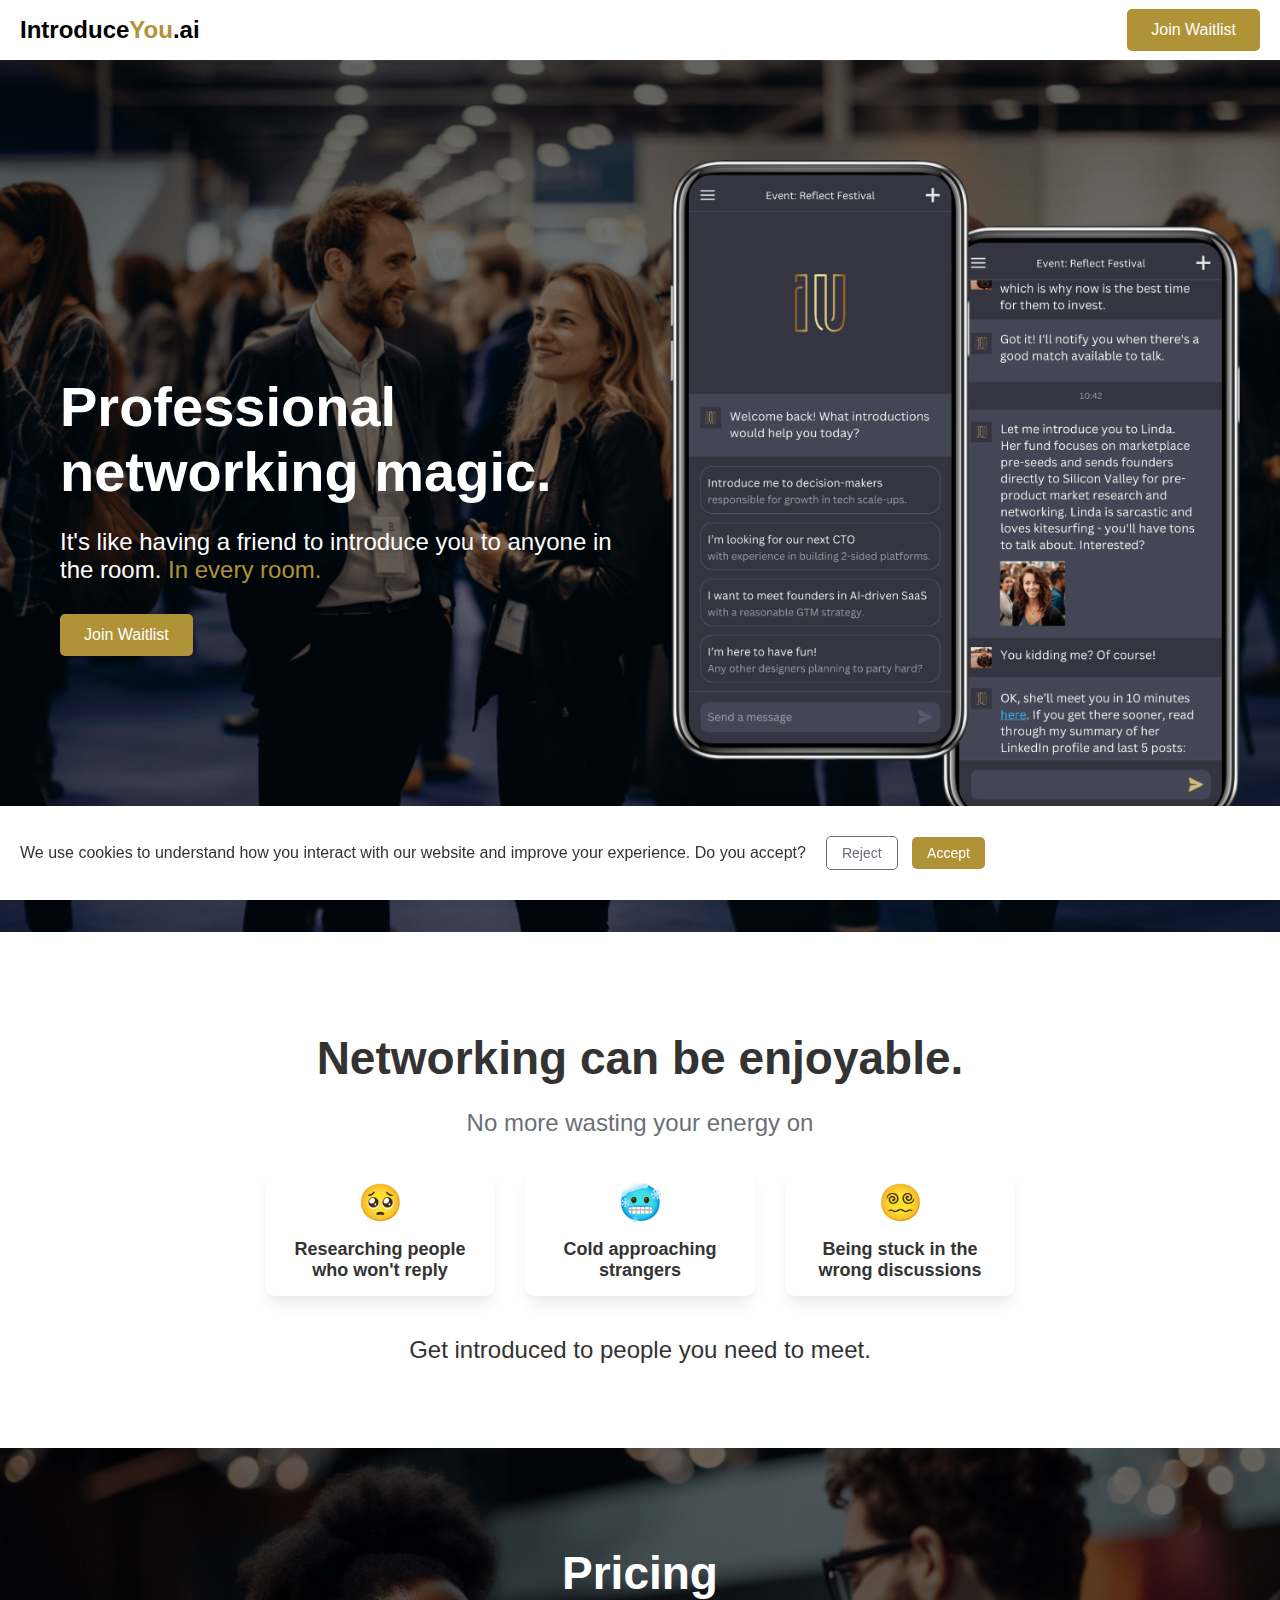
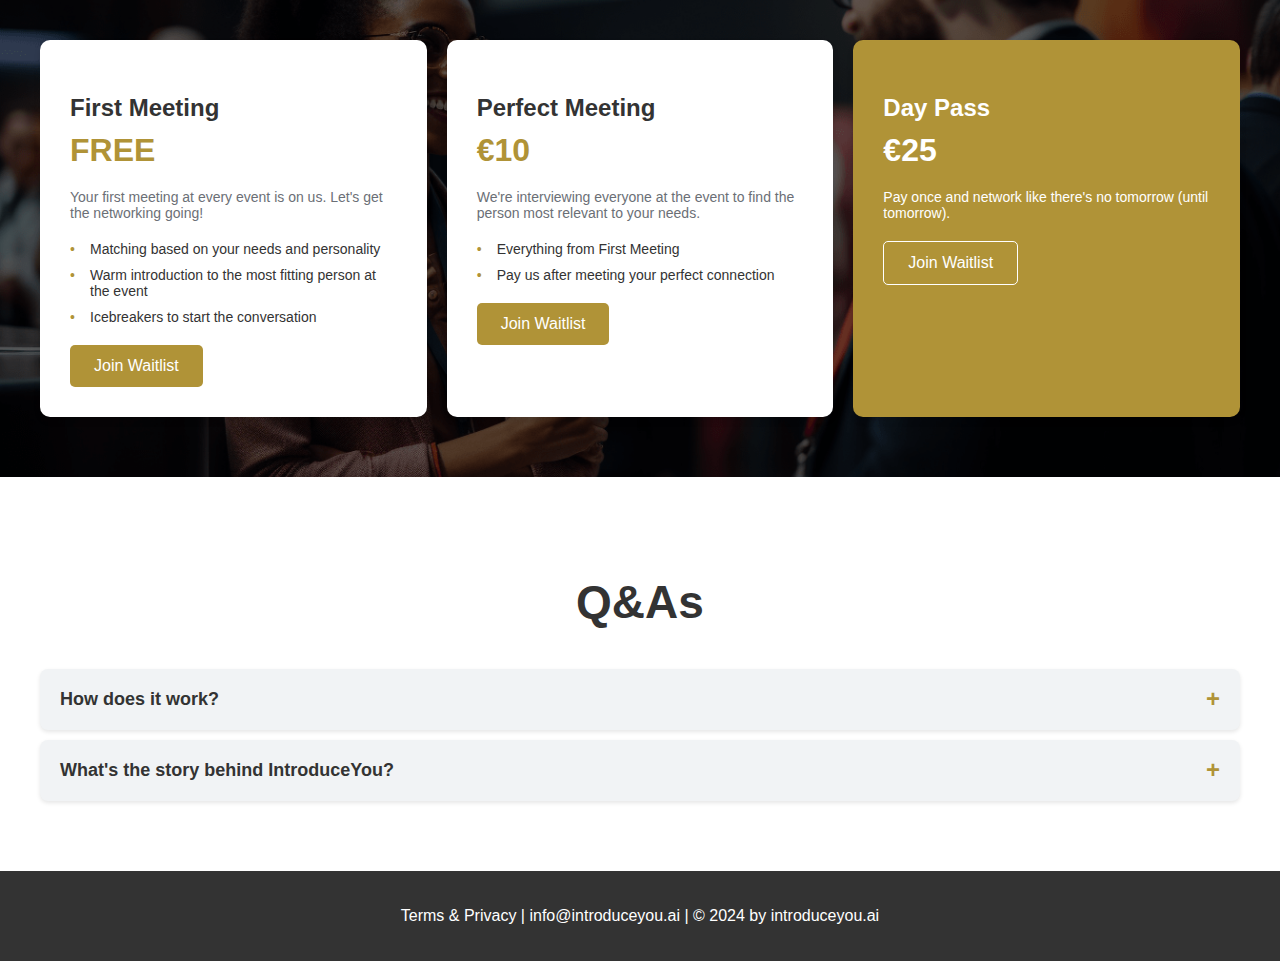
<file: index.html>
<!DOCTYPE html>
<html lang="en">
  <head>
    <meta charset="UTF-8" />
    <meta name="viewport" content="width=device-width, initial-scale=1.0" />
    <title>Professional Networking Magic</title>
    <link rel="stylesheet" href="styles.css" />
    <link
      rel="apple-touch-icon"
      sizes="180x180"
      href="assets/favicon/apple-touch-icon.png"
    />
    <link
      rel="icon"
      type="image/png"
      sizes="32x32"
      href="assets/favicon/favicon-32x32.png"
    />
    <link
      rel="icon"
      type="image/png"
      sizes="16x16"
      href="assets/favicon/favicon-16x16.png"
    />

    <!-- Consent management and Google Analytics setup -->
    <script>
      window.dataLayer = window.dataLayer || [];
      function gtag() {
        dataLayer.push(arguments);
      }
      gtag("consent", "default", {
        ad_user_data: "denied",
        ad_personalization: "denied",
        ad_storage: "denied",
        analytics_storage: "denied",
        wait_for_update: 500,
      });
      gtag("js", new Date());
      gtag("config", "G-2QERCTMWCD");
    </script>

    <script>
      if ("serviceWorker" in navigator) {
        window.addEventListener("load", function () {
          navigator.serviceWorker.register("/sw.js").then(
            function (registration) {
              console.log(
                "Service Worker registered with scope:",
                registration.scope
              );
            },
            function (error) {
              console.log("Service Worker registration failed:", error);
            }
          );
        });
      }
    </script>
  </head>
  <body>
    <!-- Consent banner -->
    <div id="consent-banner" style="display: none">
      <p>
        We use cookies to understand how you interact with our website and
        improve your experience. Do you accept?
      </p>
      <div>
        <button id="reject-consent">Reject</button>
        <button id="accept-consent">Accept</button>
      </div>
    </div>

    <header>
      <div class="logo">Introduce<span>You</span>.ai</div>
      <button class="join-waitlist">Join Waitlist</button>
    </header>

    <section class="hero">
      <div class="container">
        <div class="hero-content">
          <h1>Professional networking magic.</h1>
          <p>
            It's like having a friend to introduce you to anyone in the room.
            <span>In every room.</span>
          </p>
          <button class="join-waitlist">Join Waitlist</button>
        </div>
        <div class="product-image">
          <img src="assets/product.png" alt="App Preview" />
        </div>
      </div>
    </section>

    <section class="features">
      <div class="container">
        <h2>Networking can be enjoyable.</h2>
        <p class="subtitle">No more wasting your energy on</p>
        <div class="feature-icons">
          <div class="feature-item">
            <span class="feature-icon">🥺</span>
            <p>Researching people who won't reply</p>
          </div>
          <div class="feature-item">
            <span class="feature-icon">🥶</span>
            <p>Cold approaching strangers</p>
          </div>
          <div class="feature-item">
            <span class="feature-icon">😵‍💫</span>
            <p>Being stuck in the wrong discussions</p>
          </div>
        </div>
        <p class="call-to-action">Get introduced to people you need to meet.</p>
      </div>
    </section>

    <section class="pricing">
      <div class="container">
        <h2>Pricing</h2>
        <div class="pricing-plans">
          <div class="plan">
            <h3>First Meeting</h3>
            <div class="plan-price">FREE</div>
            <p>
              Your first meeting at every event is on us. Let's get the
              networking going!
            </p>
            <ul>
              <li>Matching based on your needs and personality</li>
              <li>Warm introduction to the most fitting person at the event</li>
              <li>Icebreakers to start the conversation</li>
            </ul>
            <button class="join-waitlist">Join Waitlist</button>
          </div>
          <div class="plan">
            <h3>Perfect Meeting</h3>
            <div class="plan-price">€10</div>
            <p>
              We're interviewing everyone at the event to find the person most
              relevant to your needs.
            </p>
            <ul>
              <li>Everything from First Meeting</li>
              <li>Pay us after meeting your perfect connection</li>
            </ul>
            <button class="join-waitlist">Join Waitlist</button>
          </div>
          <div class="plan highlight">
            <h3>Day Pass</h3>
            <div class="plan-price">€25</div>
            <p>
              Pay once and network like there's no tomorrow (until tomorrow).
            </p>
            <button class="join-waitlist button-outlined">Join Waitlist</button>
          </div>
        </div>
      </div>
    </section>

    <section class="qa-section">
      <div class="container">
        <h2>Q&As</h2>
        <div class="qa-item">
          <h3>How does it work?</h3>
          <div class="qa-content">
            <p>
              You start a conversation with our AI chatbot about why you came to
              the event, what kind of people you would like to meet, and why.
            </p>
            <p>
              You can give it as much information as you'd like without worrying
              that it's too long for anyone's attention span or not well
              formulated.
            </p>
            <p>
              The chatbot might ask you follow-up questions based on the
              interests of people around you to ensure a perfect match.
            </p>
            <p>
              As soon as we find your perfect match, you get a notification and
              an introduction - a summary of why the two of you should meet and
              talk, what you have in common, how you can help each other, and
              what questions would help you get the conversation going.
            </p>
            <p>
              If you both accept, we'll send you a link to an in-browser video
              call to agree on a meeting point.
            </p>
            <p>
              You control the amount of meetings by enabling and disabling
              notifications (in-app toggle button).
            </p>
            <p>
              After the meeting, you pay if you want us to set up more meetings
              like this one or provide feedback on what didn't fit your needs.
            </p>
          </div>
        </div>
        <div class="qa-item">
          <h3>What's the story behind IntroduceYou?</h3>
          <div class="qa-content">
            <p>
              I failed my first company because I couldn't connect with the
              people I could help. Building things comes more easily to me than
              meeting new people. I passionately hate small talk and social
              signaling. But I do want to meet people. We all do. The moment I
              realized that AI could help me meet people without the anxiety, I
              started building IntroduceYou.
            </p>
            <p>
              Growing up before social media, I've seen how it changed us. As an
              AI enthusiast, I both love and dread where we're heading now. But
              when my son grows up, I'd love to see him spending more time
              talking to real people than to AI. IntroduceYou is an opportunity
              to build AI that will help make meeting real people as easy as
              talking to virtual ones, but with far greater benefits.
            </p>
            <p><i>Stano (founder)</i></p>
          </div>
        </div>
      </div>
    </section>

    <footer>
      <div class="container">
        <p>
          <span id="terms-privacy">Terms & Privacy</span> | info@introduceyou.ai
          | © 2024 by introduceyou.ai
        </p>
      </div>
    </footer>

    <div id="privacy-popup" class="popup">
      <div class="popup-content">
        <h2>Privacy Policy</h2>
        <p><em>Last Updated: June 30, 2024</em></p>
        <p>
          At IntroduceYou.ai, we are committed to safeguarding your privacy.
          This privacy policy outlines the types of information we collect, how
          we use it, and the measures we take to protect your information.
        </p>

        <h3>Information Collection</h3>
        <h5>Personal Information:</h5>
        <p>
          When you create an account on IntroduceYou.ai, we may collect personal
          information such as your name, email address, and contact details.
        </p>

        <h5>Professional Information:</h5>
        <p>
          We may also collect information regarding your professional
          background, interests, and connections to help tailor your experience
          on our platform.
        </p>

        <h5>Usage Data:</h5>
        <p>
          We collect data regarding how you interact with our platform,
          including the pages you visit, the connections you make, and the
          messages you send.
        </p>

        <h3>Information Use</h3>
        <p>
          We use the information collected to facilitate introductions, improve
          our platform, provide customer support, and communicate with you
          regarding updates or other relevant information related to
          IntroduceYou.ai.
        </p>

        <h3>Information Sharing</h3>
        <p>
          We do not sell or share your personal information with third parties
          without your explicit consent, except as required by law.
        </p>

        <h3>Security</h3>
        <p>
          We implement robust security measures to protect your information from
          unauthorized access, alteration, or destruction.
        </p>

        <h3>Your Rights</h3>
        <p>
          You have the right to access, correct, or delete your personal
          information at any time. Please contact us at info@introduceyou.ai to
          exercise your rights.
        </p>

        <h3>Changes to this Policy</h3>
        <p>
          We may update this privacy policy from time to time to reflect changes
          in our practices or applicable laws. Any changes will be posted on
          this page, and we encourage you to review our privacy policy
          periodically.
        </p>

        <h3>Contact Us</h3>
        <p>
          If you have any questions or concerns regarding this privacy policy,
          please contact us at info@introduceyou.ai.
        </p>

        <button id="close-popup">Close</button>
      </div>
    </div>

    <div id="waitlist-popup" class="popup">
      <div class="popup-content">
        <h2>Join Waitlist</h2>
        <p>
          Do you like what we're building? Help us by sharing where and how
          you'd use IntroduceYou.ai and we'll let you know as soon as we're
          ready.
        </p>
        <form id="waitlist-form">
          <label for="first-name">First name</label>
          <input type="text" id="first-name" required />

          <label for="email">Email</label>
          <input type="email" id="email" required />

          <label for="next-event"
            >What is the next event you plan to attend?</label
          >
          <input type="text" id="next-event" required />

          <label for="who-to-meet">Who would you like to meet there?</label>
          <textarea id="who-to-meet" required></textarea>

          <button type="submit">Submit</button>
        </form>
        <button id="close-waitlist-popup">Close</button>
      </div>
    </div>

    <script src="script.js"></script>
  </body>
</html>
</file>
<file: styles.css>
:root {
  --primary-color: #b09337;
  --text-color-dark: #333;
  --text-color-lightdark: #6b6f76;
  --text-color-light: #fff;
  --background-color: white;
  --footer-background: #333;
  --header-height: 60px;
  --container-max-width: 1200px;
}

body,
html {
  margin: 0;
  padding: 0;
  font-family: Arial, sans-serif;
  color: var(--text-color-dark);
}

h1 {
  font-size: 56px;
}

h2 {
  font-size: 46px;
}

.container {
  max-width: var(--container-max-width);
  margin: 0 auto;
  padding: 0 20px;
}

header {
  position: fixed;
  top: 0;
  left: 0;
  right: 0;
  max-height: var(--header-height);
  height: var(--header-height);
  max-width: 100vw;
  width: 100%;
  background-color: var(--background-color);
  z-index: 10;
  display: flex;
  justify-content: space-between;
  align-items: center;
}

.logo {
  font-weight: bold;
  font-size: 24px;
  color: black;
  padding: 0 20px;
}

.logo span {
  color: var(--primary-color);
}

.join-waitlist {
  background-color: var(--primary-color);
  color: var(--background-color);
  padding: 10px 20px;
  border: none;
  border-radius: 5px;
  cursor: pointer;
  margin-right: 20px;
  font-size: 16px;
}

header .join-waitlist {
  display: none;
}

@media (min-width: 768px) {
  header .join-waitlist {
    display: block;
  }
}

/* Hero */

.hero {
  background-image: linear-gradient(rgba(0, 0, 0, 0.6), rgba(0, 0, 0, 0.4)),
    url("assets/hero.png");
  background-size: cover;
  background-position: center;
  margin-top: var(--header-height);
  padding: 60px 0;
  overflow: hidden;
}

.hero .container {
  display: flex;
  flex-direction: column;
  align-items: center;
  text-align: center;
}

.hero-content {
  max-width: 100%;
  padding: 0 20px;
  margin-bottom: 40px;
}

.hero h1 {
  font-size: 36px;
  margin-bottom: 20px;
  color: var(--text-color-light);
}

.hero p {
  font-size: 18px;
  margin-bottom: 30px;
  color: var(--text-color-light);
}

.hero p span {
  color: var(--primary-color);
}

.join-waitlist {
  padding: 12px 24px;
  font-size: 16px;
  background-color: var(--primary-color);
  color: white;
  border: none;
  border-radius: 5px;
  cursor: pointer;
}

.product-image {
  width: 100%;
  max-width: 400px;
  margin: 0 auto;
}

.product-image img {
  width: 100%;
  height: auto;
  display: block;
}

@media (min-width: 768px) {
  .hero {
    padding: 100px 0;
  }

  .hero .container {
    flex-direction: row;
    text-align: left;
    justify-content: space-between;
  }

  .hero-content {
    flex: 1;
    padding-right: 40px;
    margin-bottom: 0;
  }

  .hero h1 {
    font-size: 56px;
  }

  .hero p {
    font-size: 24px;
  }

  .product-image {
    flex: 1;
    max-width: none;
  }
}

/* Features */

.features {
  padding: 30px 20px;
  text-align: center;
}

.features h2 {
  margin-bottom: 10px;
  font-weight: bold;
  font-size: 24px;
}

.features .subtitle {
  font-size: 18px;
  color: var(--text-color-lightdark);
  margin-bottom: 30px;
}

.feature-icons {
  display: flex;
  flex-direction: column;
  align-items: center;
  gap: 15px;
  margin-bottom: 30px;
}

.feature-item {
  display: flex;
  flex-direction: column;
  align-items: center;
  width: 100%;
  padding: 15px;
  border-radius: 10px;
  box-shadow: 0px 4px 6px -2px #10182808, 0px 12px 16px -4px #10182814;
}

.feature-icon {
  font-size: 24px;
  margin-right: 15px;
  margin-bottom: 10px;
}

.feature-item p {
  font-size: 16px;
  text-align: center;
  margin: 0;
  font-weight: bold;
}

.call-to-action {
  font-size: 20px;
  font-weight: normal;
  margin-top: 30px;
}

/* Media query for larger screens */
@media (min-width: 768px) {
  .features {
    padding: 60px 0;
  }

  .features h2 {
    font-size: 46px;
  }

  .features .subtitle {
    font-size: 24px;
  }

  .feature-icons {
    flex-direction: row;
    justify-content: center;
    gap: 30px;
  }

  .feature-item {
    flex-direction: column;
    width: 200px;
  }

  .feature-icon {
    font-size: 36px;
    margin-right: 0;
    margin-bottom: 15px;
  }

  .feature-item p {
    font-size: 18px;
  }

  .call-to-action {
    font-size: 24px;
    margin-top: 40px;
  }
}

/* Pricing */

.pricing {
  background-image: linear-gradient(rgba(0, 0, 0, 0.6), rgba(0, 0, 0, 0.6)),
    url("assets/pricing.png");
  background-size: cover;
  background-position: center;
  padding: 60px 0;
  color: white;
}

.pricing h2 {
  text-align: center;
  color: white;
  margin-bottom: 40px;
}

.pricing-plans {
  display: flex;
  flex-direction: column;
  align-items: center;
  gap: 20px;
}

.plan {
  background-color: white;
  border-radius: 10px;
  padding: 30px;
  width: 100%;
  max-width: 215px;
  box-shadow: 0 4px 6px rgba(0, 0, 0, 0.1);
}

.plan h3 {
  font-size: 24px;
  margin-bottom: 10px;
  color: #333;
}

.plan-price {
  font-size: 32px;
  font-weight: bold;
  margin-bottom: 20px;
  color: #b09337;
}

.plan p {
  font-size: 14px;
  margin-bottom: 20px;
  color: #6b6f76;
}

.plan ul {
  list-style-type: none;
  padding: 0;
  margin-bottom: 20px;
}

.plan li {
  margin-bottom: 10px;
  font-size: 14px;
  position: relative;
  padding-left: 20px;
  color: #333;
}

.plan li::before {
  content: "•";
  position: absolute;
  left: 0;
  color: #b09337;
}

.plan.highlight {
  background-color: var(--primary-color);
}

.plan.highlight h3,
.plan.highlight .plan-price,
.plan.highlight p,
.plan.highlight li {
  color: white;
}

.plan.highlight li::before {
  color: white;
}

.button-outlined {
  border: 1px solid white;
  color: white;
}

@media (min-width: 768px) {
  .pricing-plans {
    flex-direction: row;
    justify-content: center;
    align-items: stretch;
  }

  .plan {
    width: calc(33.33% - 20px);
    max-width: none;
  }
}

/* Q&A */

.qa-section {
  padding: 60px 0;
  /* background-color: #f8f9fa; */
}

.qa-section h2 {
  text-align: center;
  margin-bottom: 40px;
}

.qa-item {
  background-color: var(--background-color);
  border-radius: 8px;
  box-shadow: 0 2px 4px rgba(0, 0, 0, 0.1);
  overflow: hidden;
  background-color: #f1f3f5;
  margin-bottom: 10px;
}

.qa-item h3 {
  font-size: 18px;
  padding: 20px;
  margin: 0;
  cursor: pointer;
  position: relative;
}

.qa-item h3::after {
  content: "+";
  position: absolute;
  right: 20px;
  top: 50%;
  transform: translateY(-50%);
  font-size: 24px;
  color: var(--primary-color);
}

.qa-content {
  padding: 0 20px;
  max-height: 0;
  overflow: hidden;
  transition: max-height 0.3s ease-out, padding 0.3s ease-out;
}

.qa-content p {
  margin-bottom: 10px;
  line-height: 1.6;
}

.qa-item.active h3::after {
  content: "-";
}

.qa-item.active .qa-content {
  padding: 0 20px 20px;
  max-height: 1000px;
}

footer {
  background-color: var(--footer-background);
  color: var(--background-color);
  text-align: center;
  padding: 20px 0;
}

/* Privacy popup */
.popup {
  display: none;
  position: fixed;
  z-index: 1;
  left: 0;
  top: 0;
  width: 100%;
  height: 100%;
  overflow: auto;
  background-color: rgba(0, 0, 0, 0.4);
}

.popup-content {
  background-color: #fefefe;
  margin: 5% auto;
  padding: 40px;
  border: none;
  border-radius: 8px;
  width: 90%;
  max-width: 800px;
  box-shadow: 0 4px 6px rgba(0, 0, 0, 0.1);
}

.popup-content h2 {
  color: var(--primary-color);
  font-size: 32px;
  margin-top: 0;
  margin-bottom: 20px;
}

.popup-content h3 {
  font-size: 24px;
  margin-top: 30px;
  margin-bottom: 15px;
}

.popup-content h4 {
  font-size: 18px;
  margin-top: 20px;
  margin-bottom: 10px;
}

.popup-content p {
  font-size: 16px;
  line-height: 1.6;
  margin-bottom: 15px;
}

#close-popup {
  background-color: var(--primary-color);
  color: white;
  border: none;
  padding: 10px 20px;
  font-size: 16px;
  cursor: pointer;
  border-radius: 5px;
  float: right;
  margin-top: 20px;
}

#terms-privacy {
  cursor: pointer;
}

/* Waitlist popup */
.popup-content {
  background-color: #fefefe;
  margin: 15% auto;
  padding: 40px;
  border: none;
  border-radius: 8px;
  width: 90%;
  max-width: 500px;
  box-shadow: 0 4px 6px rgba(0, 0, 0, 0.1);
  text-align: center;
}

.popup-content h2 {
  color: var(--primary-color);
  font-size: 32px;
  margin-top: 0;
  margin-bottom: 20px;
}

.popup-content p {
  font-size: 16px;
  line-height: 1.6;
  margin-bottom: 25px;
}

#waitlist-form {
  display: flex;
  flex-direction: column;
  gap: 15px;
}

#waitlist-form label {
  font-weight: bold;
  margin-bottom: 5px;
  display: block;
  text-align: left;
}

#waitlist-form input,
#waitlist-form textarea {
  width: 100%;
  padding: 10px;
  border: 1px solid #ccc;
  border-radius: 5px;
  font-size: 16px;
}

#waitlist-form textarea {
  resize: vertical;
  min-height: 100px;
}

#waitlist-form button[type="submit"] {
  background-color: var(--primary-color);
  color: white;
  border: none;
  padding: 12px 20px;
  font-size: 18px;
  cursor: pointer;
  border-radius: 5px;
  margin-top: 10px;
}

#close-waitlist-popup {
  background-color: transparent;
  color: var(--text-color-lightdark);
  border: none;
  padding: 10px 20px;
  font-size: 16px;
  cursor: pointer;
  margin-top: 20px;
}

/* Consent banner */
#consent-banner {
  position: fixed;
  bottom: 0;
  left: 0;
  right: 0;
  background-color: var(--background-color);
  box-shadow: 0 -2px 10px rgba(0, 0, 0, 0.1);
  padding: 30px 20px;
  display: flex;
  flex-direction: row;
  gap: 10px;
  align-items: center;
  z-index: 1000;
}

@media (max-width: 768px) {
  #consent-banner {
    flex-direction: column;
    align-items: stretch;
  }
}

#consent-banner p {
  margin: 0;
  font-size: 16px;
  color: var(--text-color-dark);
}

#consent-banner button {
  background-color: var(--primary-color);
  color: var(--text-color-light);
  border: none;
  padding: 8px 15px;
  margin-left: 10px;
  border-radius: 5px;
  cursor: pointer;
  font-size: 14px;
  transition: background-color 0.3s ease;
}

#consent-banner button:hover {
  background-color: #9a8130; /* Darker shade of primary color */
}

#reject-consent {
  background-color: transparent !important;
  color: var(--text-color-lightdark) !important;
  border: 1px solid var(--text-color-lightdark) !important;
}

#reject-consent:hover {
  background-color: #f1f3f5 !important;
}
</file>
